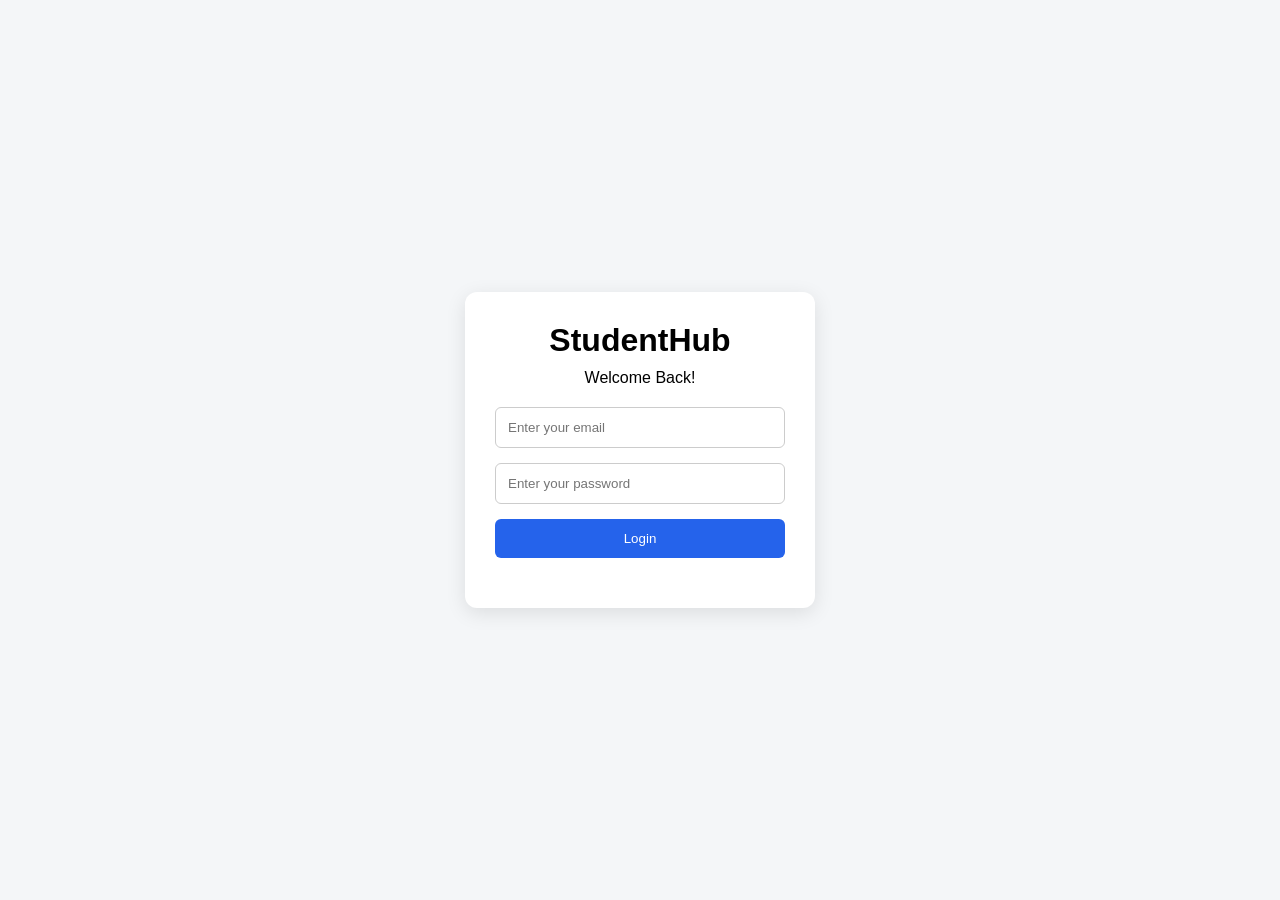
<file: index.html>
<!DOCTYPE html>
<html lang="en">
<head>
    <meta charset="UTF-8">
    <meta name="viewport" content="width=device-width, initial-scale=1.0">
    <title>Student-Track</title>
    <link rel="stylesheet" href="./style.css">
</head>
    <body>
    <div class="login-container">
        <h1>StudentHub</h1>
        <p>Welcome Back!</p>
        <form id="loginForm">
            <input 
                type="email" 
                id="email"
                placeholder="Enter your email"
                required
            >
            <input 
                type="password" 
                id="password"
                placeholder="Enter your password"
                required
            >
            <button type="submit">Login</button>
        </form>
        <p id="message"></p>
    </div>
    <script src="script.js"></script>
    </body>
</html>
</file>
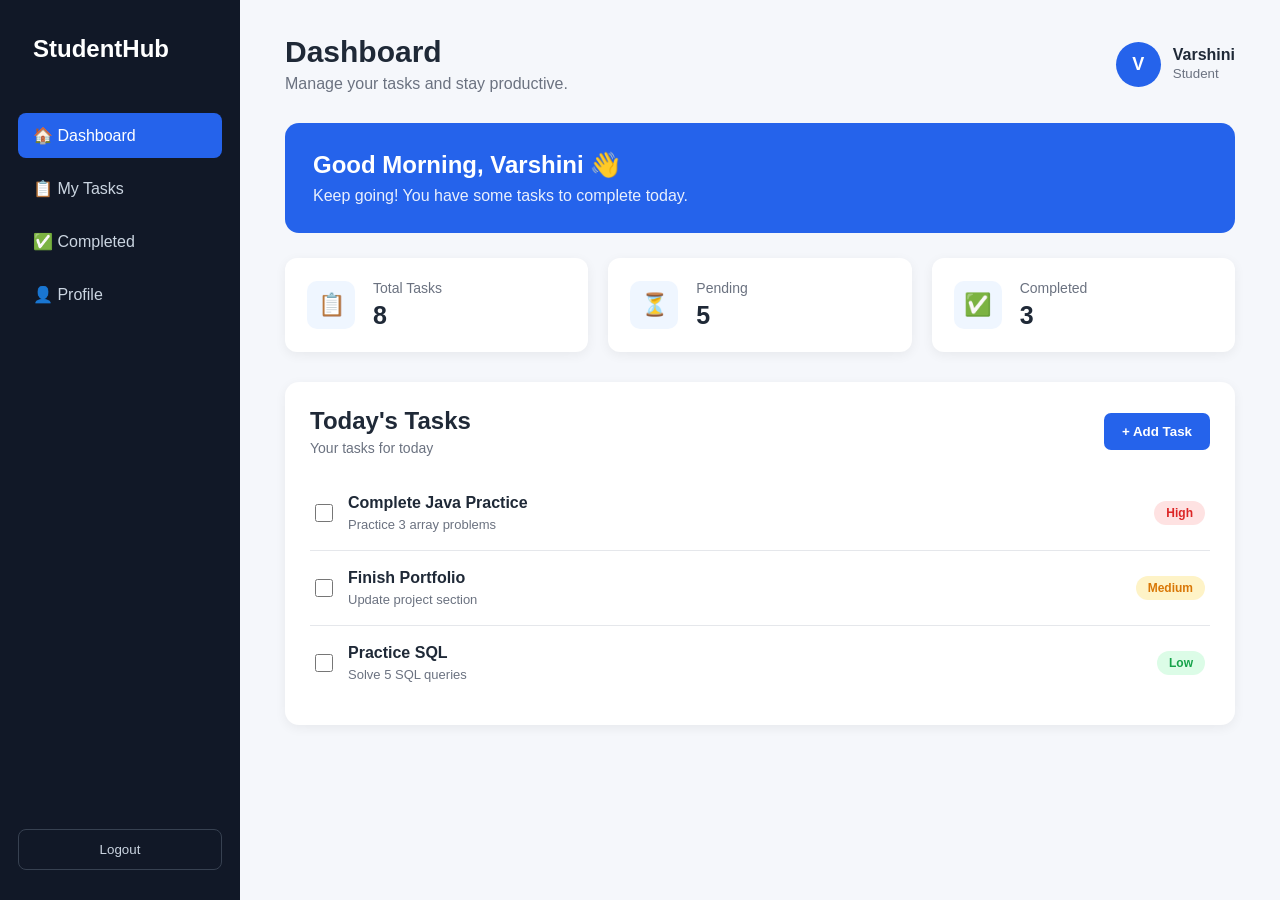
<file: dashboard.html>
<!DOCTYPE html>
<html lang="en">
<head>
    <meta charset="UTF-8">
    <meta name="viewport" content="width=device-width, initial-scale=1.0">

    <title>StudentHub Dashboard</title>

    <link rel="stylesheet" href="dashboard.css">
</head>

<body>

    <!-- Sidebar -->
    <aside class="sidebar">

        <div class="logo">
            StudentHub
        </div>

        <nav>
            <a href="#" class="active">🏠 Dashboard</a>
            <a href="#">📋 My Tasks</a>
            <a href="#">✅ Completed</a>
            <a href="#">👤 Profile</a>
        </nav>

        <button class="logout-btn" onclick="logout()">
            Logout
        </button>

    </aside>


    <!-- Main Content -->
    <main class="main-content">

        <!-- Top Section -->
        <header class="topbar">

            <div>
                <h1>Dashboard</h1>
                <p>Manage your tasks and stay productive.</p>
            </div>

            <div class="profile">
                <div class="avatar">V</div>

                <div>
                    <strong>Varshini</strong>
                    <small>Student</small>
                </div>
            </div>

        </header>


        <!-- Welcome -->
        <section class="welcome">

            <div>
                <h2>Good Morning, Varshini 👋</h2>

                <p>
                    Keep going! You have some tasks to complete today.
                </p>
            </div>

        </section>


        <!-- Statistics -->
        <section class="stats">

            <div class="stat-card">
                <span class="icon">📋</span>

                <div>
                    <p>Total Tasks</p>
                    <h2>8</h2>
                </div>
            </div>


            <div class="stat-card">
                <span class="icon">⏳</span>

                <div>
                    <p>Pending</p>
                    <h2>5</h2>
                </div>
            </div>


            <div class="stat-card">
                <span class="icon">✅</span>

                <div>
                    <p>Completed</p>
                    <h2>3</h2>
                </div>
            </div>

        </section>


        <!-- Tasks -->
        <section class="tasks-section">

            <div class="section-header">

                <div>
                    <h2>Today's Tasks</h2>
                    <p>Your tasks for today</p>
                </div>

                <button class="add-btn">
                    + Add Task
                </button>

            </div>


            <!-- Task List -->
            <div class="task-list">

                <!-- Task 1 -->
                <div class="task">

                    <div class="task-left">

                        <input 
                            type="checkbox" 
                            onchange="toggleTask(this)"
                        >

                        <div>
                            <h3>Complete Java Practice</h3>
                            <p>Practice 3 array problems</p>
                        </div>

                    </div>

                    <span class="priority high">
                        High
                    </span>

                </div>


                <!-- Task 2 -->
                <div class="task">

                    <div class="task-left">

                        <input 
                            type="checkbox" 
                            onchange="toggleTask(this)"
                        >

                        <div>
                            <h3>Finish Portfolio</h3>
                            <p>Update project section</p>
                        </div>

                    </div>

                    <span class="priority medium">
                        Medium
                    </span>

                </div>


                <!-- Task 3 -->
                <div class="task">

                    <div class="task-left">

                        <input 
                            type="checkbox" 
                            onchange="toggleTask(this)"
                        >

                        <div>
                            <h3>Practice SQL</h3>
                            <p>Solve 5 SQL queries</p>
                        </div>

                    </div>

                    <span class="priority low">
                        Low
                    </span>

                </div>

            </div>

        </section>

    </main>


    <!-- JavaScript -->
    <script>

        // Mark task as completed
        function toggleTask(checkbox) {

            const task = checkbox.closest(".task");

            if (checkbox.checked) {

                task.style.opacity = "0.5";

            } else {

                task.style.opacity = "1";

            }

        }


        // Logout function
        function logout() {

            window.location.href = "index.html";

        }

    </script>

</body>
</html>
</file>
<file: style.css>
* {
    margin: 0;
    padding: 0;
    box-sizing: border-box;
}

body {
    font-family: Arial, sans-serif;
    background: #f4f6f8;

    display: flex;
    justify-content: center;
    align-items: center;

    min-height: 100vh;
}

.login-container {
    width: 350px;
    padding: 30px;

    background: white;
    border-radius: 12px;

    box-shadow: 0 5px 20px rgba(0, 0, 0, 0.1);

    text-align: center;
}

.login-container h1 {
    margin-bottom: 10px;
}

.login-container p {
    margin-bottom: 20px;
}

input {
    width: 100%;
    padding: 12px;

    margin-bottom: 15px;

    border: 1px solid #ccc;
    border-radius: 6px;
}

button {
    width: 100%;
    padding: 12px;

    border: none;
    border-radius: 6px;

    background: #2563eb;
    color: white;

    cursor: pointer;
}

button:hover {
    background: #1d4ed8;
}

#message {
    margin-top: 15px;
}
</file>
<file: dashboard.css>
* {
    margin: 0;
    padding: 0;
    box-sizing: border-box;
}

body {
    font-family: Arial, sans-serif;
    background: #f5f7fb;
    color: #1f2937;

    display: flex;
}


/* Sidebar */

.sidebar {
    width: 240px;
    height: 100vh;

    background: #111827;
    color: white;

    padding: 25px 18px;

    position: fixed;
    left: 0;
    top: 0;
}


.logo {
    font-size: 24px;
    font-weight: bold;

    padding: 10px 15px;
    margin-bottom: 40px;
}


.sidebar nav {
    display: flex;
    flex-direction: column;
    gap: 8px;
}


.sidebar nav a {
    text-decoration: none;
    color: #cbd5e1;

    padding: 13px 15px;

    border-radius: 8px;

    transition: 0.3s;
}


.sidebar nav a:hover,
.sidebar nav a.active {
    background: #2563eb;
    color: white;
}


.logout-btn {
    position: absolute;

    bottom: 30px;
    left: 18px;

    width: calc(100% - 36px);

    padding: 12px;

    border: 1px solid #374151;
    border-radius: 8px;

    background: transparent;
    color: #cbd5e1;

    cursor: pointer;
}


.logout-btn:hover {
    background: #dc2626;
    color: white;
}


/* Main */

.main-content {
    margin-left: 240px;

    width: calc(100% - 240px);

    padding: 35px 45px;
}


/* Topbar */

.topbar {
    display: flex;

    justify-content: space-between;
    align-items: center;

    margin-bottom: 30px;
}


.topbar h1 {
    font-size: 30px;
    margin-bottom: 6px;
}


.topbar p {
    color: #6b7280;
}


.profile {
    display: flex;
    align-items: center;
    gap: 12px;
}


.avatar {
    width: 45px;
    height: 45px;

    background: #2563eb;
    color: white;

    border-radius: 50%;

    display: flex;
    align-items: center;
    justify-content: center;

    font-weight: bold;
    font-size: 18px;
}


.profile strong {
    display: block;
}


.profile small {
    color: #6b7280;
}


/* Welcome */

.welcome {
    background: #2563eb;

    color: white;

    border-radius: 14px;

    padding: 28px;

    margin-bottom: 25px;
}


.welcome h2 {
    margin-bottom: 8px;
}


.welcome p {
    opacity: 0.9;
}


/* Stats */

.stats {
    display: grid;

    grid-template-columns: repeat(3, 1fr);

    gap: 20px;

    margin-bottom: 30px;
}


.stat-card {
    background: white;

    padding: 22px;

    border-radius: 12px;

    display: flex;
    align-items: center;

    gap: 18px;

    box-shadow: 0 3px 12px rgba(0, 0, 0, 0.06);
}


.icon {
    width: 48px;
    height: 48px;

    background: #eff6ff;

    border-radius: 10px;

    display: flex;
    align-items: center;
    justify-content: center;

    font-size: 22px;
}


.stat-card p {
    color: #6b7280;
    font-size: 14px;

    margin-bottom: 5px;
}


.stat-card h2 {
    font-size: 25px;
}


/* Tasks */

.tasks-section {
    background: white;

    padding: 25px;

    border-radius: 14px;

    box-shadow: 0 3px 12px rgba(0, 0, 0, 0.06);
}


.section-header {
    display: flex;

    justify-content: space-between;
    align-items: center;

    margin-bottom: 20px;
}


.section-header h2 {
    margin-bottom: 5px;
}


.section-header p {
    color: #6b7280;
    font-size: 14px;
}


.add-btn {
    background: #2563eb;
    color: white;

    border: none;

    padding: 11px 18px;

    border-radius: 7px;

    cursor: pointer;

    font-weight: bold;
}


.add-btn:hover {
    background: #1d4ed8;
}


/* Task */

.task {
    display: flex;

    justify-content: space-between;
    align-items: center;

    padding: 18px 5px;

    border-bottom: 1px solid #e5e7eb;
}


.task:last-child {
    border-bottom: none;
}


.task-left {
    display: flex;

    align-items: center;

    gap: 15px;
}


.task-left input {
    width: 18px;
    height: 18px;
}


.task h3 {
    font-size: 16px;

    margin-bottom: 5px;
}


.task p {
    font-size: 13px;

    color: #6b7280;
}


/* Priority */

.priority {
    padding: 5px 12px;

    border-radius: 20px;

    font-size: 12px;

    font-weight: bold;
}


.high {
    background: #fee2e2;
    color: #dc2626;
}


.medium {
    background: #fef3c7;
    color: #d97706;
}


.low {
    background: #dcfce7;
    color: #16a34a;
}


/* Responsive */

@media (max-width: 800px) {

    .sidebar {
        width: 190px;
    }

    .main-content {
        margin-left: 190px;
        width: calc(100% - 190px);

        padding: 25px;
    }

    .stats {
        grid-template-columns: 1fr;
    }

}


@media (max-width: 600px) {

    .sidebar {
        display: none;
    }

    .main-content {
        margin-left: 0;
        width: 100%;
    }

}
</file>
